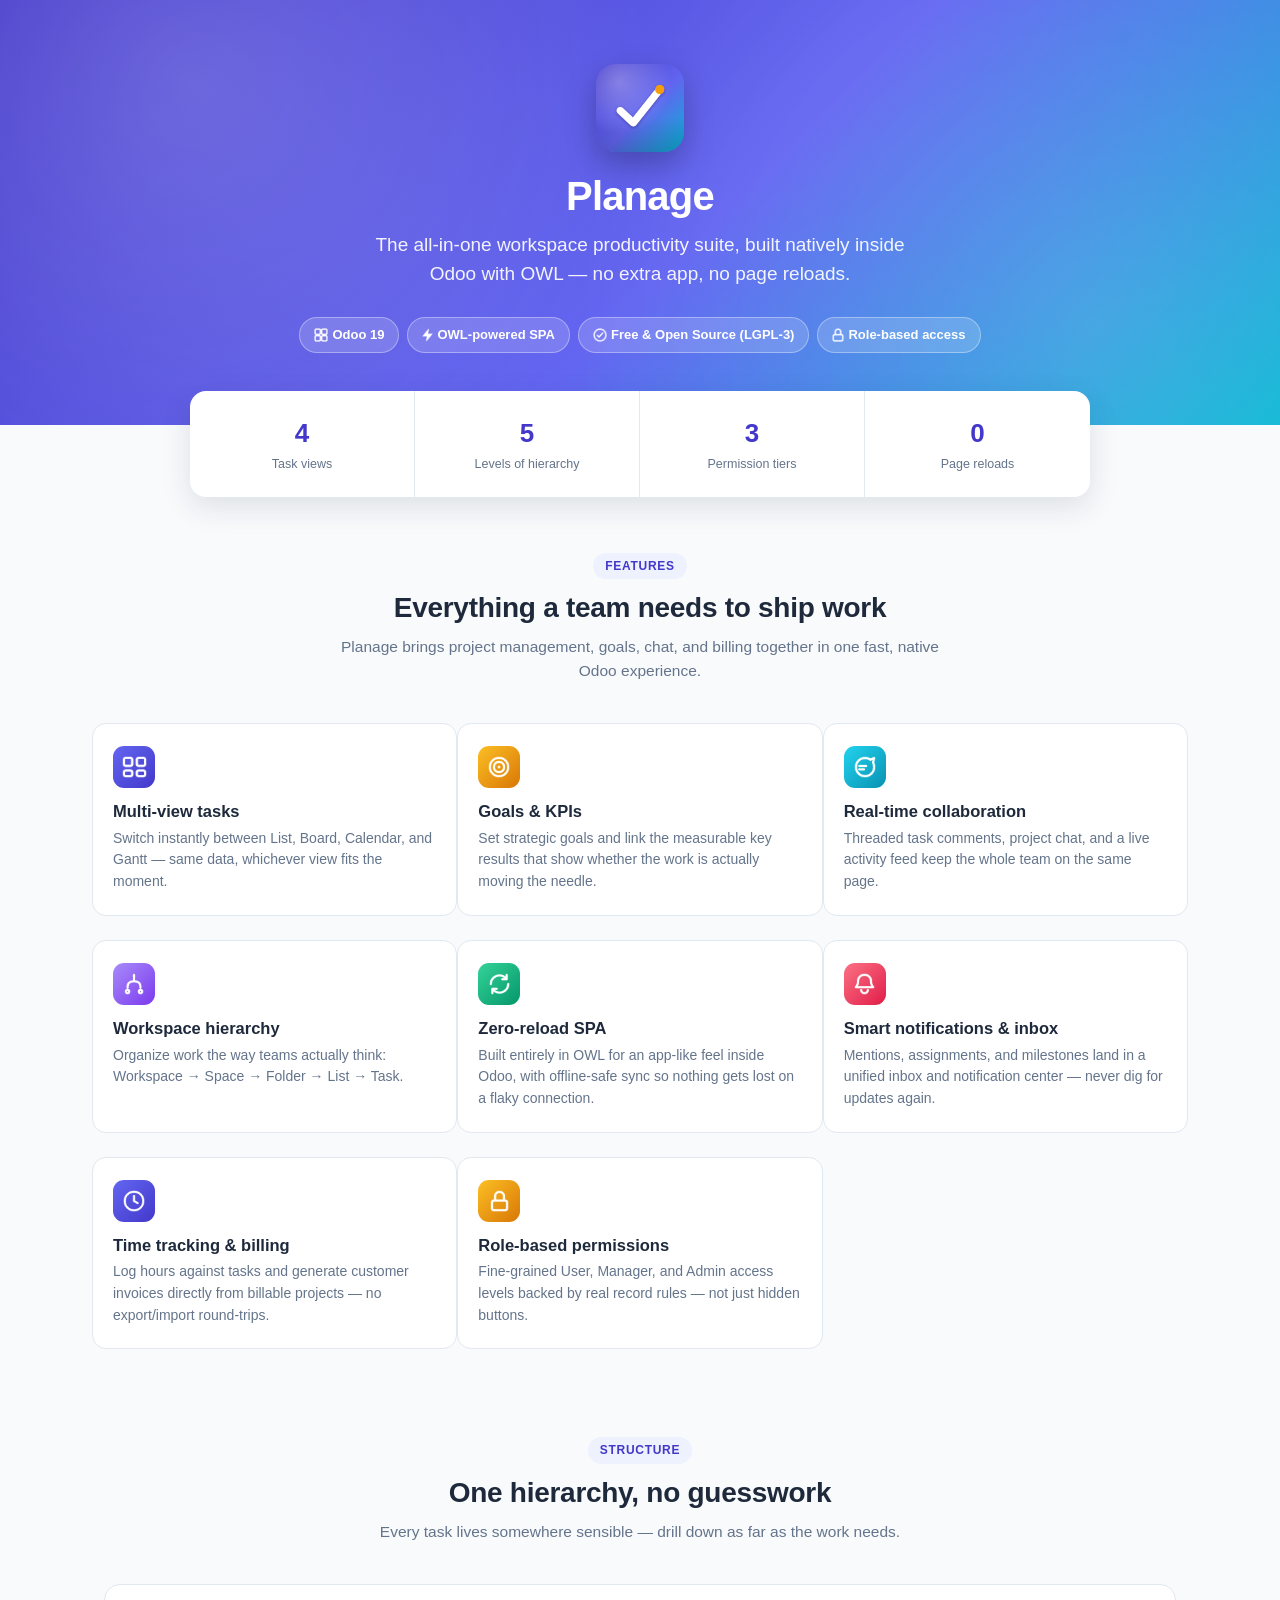
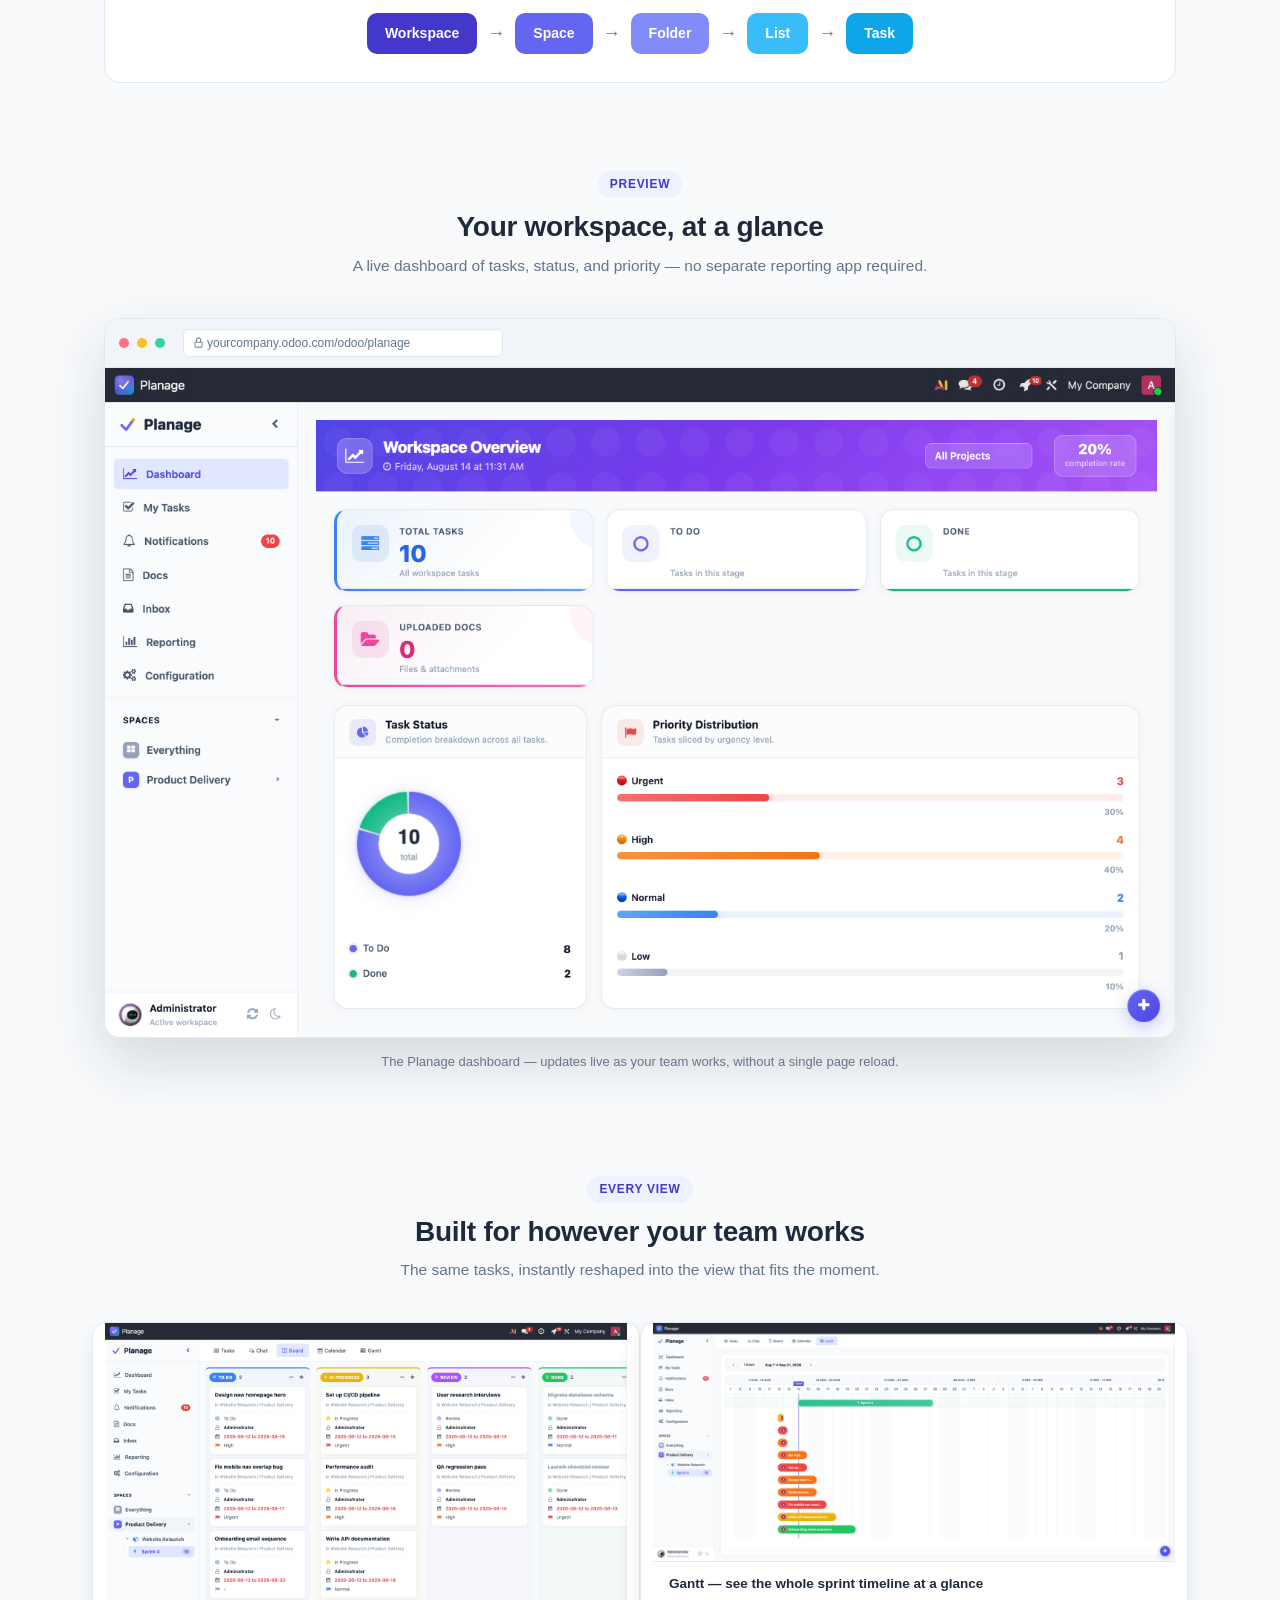
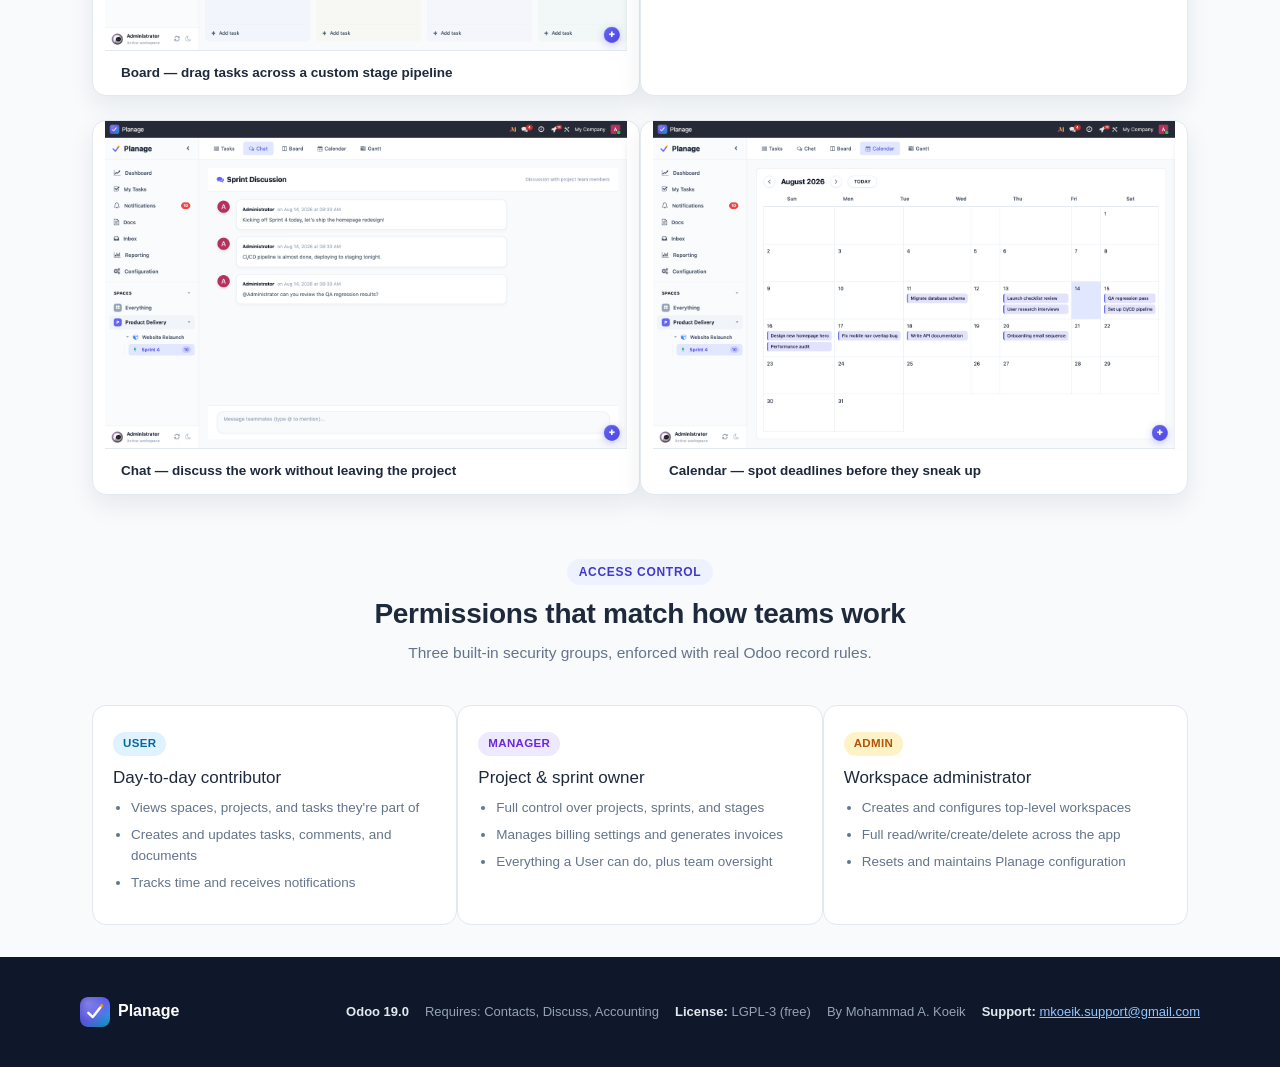
<file: planage/static/description/_preview_with_bootstrap.html>
<!doctype html><html><head><meta charset="utf-8">
<meta name="viewport" content="width=device-width, initial-scale=1">
<link href="https://cdn.jsdelivr.net/npm/bootstrap@5.3.3/dist/css/bootstrap.min.css" rel="stylesheet">
<title>Planage preview (Bootstrap-wrapped, NOT the submission file)</title>
</head><body><div style="font-family: -apple-system, BlinkMacSystemFont, 'Segoe UI', Roboto, Helvetica, Arial, sans-serif; color: #1e293b; background-color: #f8fafc; line-height: 1.55;">

<!-- HERO -->
<div style="background-image: radial-gradient(circle at 15% 20%, rgba(255,255,255,0.18) 0, transparent 40%), radial-gradient(circle at 85% 75%, rgba(255,255,255,0.14) 0, transparent 45%), linear-gradient(135deg, #4338ca 0%, #6366f1 55%, #06b6d4 100%); color: #ffffff; padding: 64px 24px 72px; text-align: center;">
  <div style="max-width: 780px; margin: 0 auto;">
    <img src="icon.png" alt="Planage logo" style="width: 88px; height: 88px; margin: 0 auto 20px; border-radius: 20px; box-shadow: 0 12px 30px rgba(0,0,0,0.25); display: block; max-width: 100%;"/>
    <h1 style="font-size: 40px; font-weight: 800; letter-spacing: -0.02em; margin: 0 0 10px; color: #ffffff;">Planage</h1>
    <p style="font-size: 19px; color: rgba(255,255,255,0.92); margin: 0 auto 28px; max-width: 560px; font-weight: 400;">The all-in-one workspace productivity suite, built natively inside Odoo with OWL &mdash; no extra app, no page reloads.</p>
    <div class="d-flex flex-wrap justify-content-center gap-2">
      <span class="d-inline-flex align-items-center gap-1" style="background-color: rgba(255,255,255,0.16); border: 1px solid rgba(255,255,255,0.35); color: #ffffff; font-size: 13px; font-weight: 600; padding: 7px 14px; border-radius: 999px; white-space: nowrap; box-sizing: border-box;"><img src="badge_icon_1.png" width="14" height="14" style="display:inline-block;vertical-align:middle;"/> Odoo 19</span>
      <span class="d-inline-flex align-items-center gap-1" style="background-color: rgba(255,255,255,0.16); border: 1px solid rgba(255,255,255,0.35); color: #ffffff; font-size: 13px; font-weight: 600; padding: 7px 14px; border-radius: 999px; white-space: nowrap; box-sizing: border-box;"><img src="badge_icon_2.png" width="11" height="14" style="display:inline-block;vertical-align:middle;"/> OWL-powered SPA</span>
      <span class="d-inline-flex align-items-center gap-1" style="background-color: rgba(255,255,255,0.16); border: 1px solid rgba(255,255,255,0.35); color: #ffffff; font-size: 13px; font-weight: 600; padding: 7px 14px; border-radius: 999px; white-space: nowrap; box-sizing: border-box;"><img src="badge_icon_3.png" width="14" height="14" style="display:inline-block;vertical-align:middle;"/> Free &amp; Open Source (LGPL-3)</span>
      <span class="d-inline-flex align-items-center gap-1" style="background-color: rgba(255,255,255,0.16); border: 1px solid rgba(255,255,255,0.35); color: #ffffff; font-size: 13px; font-weight: 600; padding: 7px 14px; border-radius: 999px; white-space: nowrap; box-sizing: border-box;"><img src="badge_icon_4.png" width="12" height="14" style="display:inline-block;vertical-align:middle;"/> Role-based access</span>
    </div>
  </div>
</div>

<div class="row g-0" style="max-width: 900px; margin: -34px auto 0; position: relative; background-color: #ffffff; border-radius: 16px; box-shadow: 0 10px 30px rgba(30, 41, 59, 0.12); overflow: hidden;">
  <div class="col-6 col-md-3" style="padding: 22px 12px; text-align: center; border-right: 1px solid #e2e8f0; box-sizing: border-box;"><div style="font-size: 26px; font-weight: 800; color: #4338ca;">4</div><div style="font-size: 12.5px; color: #64748b; margin-top: 2px;">Task views</div></div>
  <div class="col-6 col-md-3" style="padding: 22px 12px; text-align: center; border-right: 1px solid #e2e8f0; box-sizing: border-box;"><div style="font-size: 26px; font-weight: 800; color: #4338ca;">5</div><div style="font-size: 12.5px; color: #64748b; margin-top: 2px;">Levels of hierarchy</div></div>
  <div class="col-6 col-md-3" style="padding: 22px 12px; text-align: center; border-right: 1px solid #e2e8f0; box-sizing: border-box;"><div style="font-size: 26px; font-weight: 800; color: #4338ca;">3</div><div style="font-size: 12.5px; color: #64748b; margin-top: 2px;">Permission tiers</div></div>
  <div class="col-6 col-md-3" style="padding: 22px 12px; text-align: center; box-sizing: border-box;"><div style="font-size: 26px; font-weight: 800; color: #4338ca;">0</div><div style="font-size: 12.5px; color: #64748b; margin-top: 2px;">Page reloads</div></div>
</div>

<!-- FEATURES -->
<div style="padding: 56px 24px; max-width: 1120px; margin: 0 auto; box-sizing: border-box;">
  <div style="text-align: center; max-width: 640px; margin: 0 auto 40px;">
    <span style="display: inline-block; font-size: 12px; font-weight: 700; letter-spacing: 0.06em; text-transform: uppercase; color: #4338ca; background-color: #eef2ff; padding: 4px 12px; border-radius: 999px; margin-bottom: 12px;">Features</span>
    <h2 style="font-size: 28px; font-weight: 800; letter-spacing: -0.01em; margin: 0 0 10px;">Everything a team needs to ship work</h2>
    <p style="color: #64748b; font-size: 15.5px; margin: 0;">Planage brings project management, goals, chat, and billing together in one fast, native Odoo experience.</p>
  </div>
  <div class="row g-4">

    <div class="col-12 col-sm-6 col-lg-4" style="background-color: #ffffff; border: 1px solid #e2e8f0; border-radius: 14px; padding: 22px 20px; box-sizing: border-box;">
      <div class="d-flex align-items-center justify-content-center" style="width: 42px; height: 42px; border-radius: 11px; margin-bottom: 14px; color: #fff; background-image: linear-gradient(135deg, #6366f1, #4338ca);">
        <img src="badge_icon_5.png" width="25" height="22" style="display:inline-block;vertical-align:middle;"/>
      </div>
      <h3 style="font-size: 16.5px; font-weight: 700; margin: 0 0 6px;">Multi-view tasks</h3>
      <p style="font-size: 14px; color: #64748b; margin: 0;">Switch instantly between List, Board, Calendar, and Gantt &mdash; same data, whichever view fits the moment.</p>
    </div>

    <div class="col-12 col-sm-6 col-lg-4" style="background-color: #ffffff; border: 1px solid #e2e8f0; border-radius: 14px; padding: 22px 20px; box-sizing: border-box;">
      <div class="d-flex align-items-center justify-content-center" style="width: 42px; height: 42px; border-radius: 11px; margin-bottom: 14px; color: #fff; background-image: linear-gradient(135deg, #fbbf24, #d97706);">
        <img src="badge_icon_6.png" width="22" height="22" style="display:inline-block;vertical-align:middle;"/>
      </div>
      <h3 style="font-size: 16.5px; font-weight: 700; margin: 0 0 6px;">Goals &amp; KPIs</h3>
      <p style="font-size: 14px; color: #64748b; margin: 0;">Set strategic goals and link the measurable key results that show whether the work is actually moving the needle.</p>
    </div>

    <div class="col-12 col-sm-6 col-lg-4" style="background-color: #ffffff; border: 1px solid #e2e8f0; border-radius: 14px; padding: 22px 20px; box-sizing: border-box;">
      <div class="d-flex align-items-center justify-content-center" style="width: 42px; height: 42px; border-radius: 11px; margin-bottom: 14px; color: #fff; background-image: linear-gradient(135deg, #22d3ee, #0891b2);">
        <img src="badge_icon_7.png" width="22" height="22" style="display:inline-block;vertical-align:middle;"/>
      </div>
      <h3 style="font-size: 16.5px; font-weight: 700; margin: 0 0 6px;">Real-time collaboration</h3>
      <p style="font-size: 14px; color: #64748b; margin: 0;">Threaded task comments, project chat, and a live activity feed keep the whole team on the same page.</p>
    </div>

    <div class="col-12 col-sm-6 col-lg-4" style="background-color: #ffffff; border: 1px solid #e2e8f0; border-radius: 14px; padding: 22px 20px; box-sizing: border-box;">
      <div class="d-flex align-items-center justify-content-center" style="width: 42px; height: 42px; border-radius: 11px; margin-bottom: 14px; color: #fff; background-image: linear-gradient(135deg, #a78bfa, #7c3aed);">
        <img src="badge_icon_8.png" width="20" height="22" style="display:inline-block;vertical-align:middle;"/>
      </div>
      <h3 style="font-size: 16.5px; font-weight: 700; margin: 0 0 6px;">Workspace hierarchy</h3>
      <p style="font-size: 14px; color: #64748b; margin: 0;">Organize work the way teams actually think: Workspace &rarr; Space &rarr; Folder &rarr; List &rarr; Task.</p>
    </div>

    <div class="col-12 col-sm-6 col-lg-4" style="background-color: #ffffff; border: 1px solid #e2e8f0; border-radius: 14px; padding: 22px 20px; box-sizing: border-box;">
      <div class="d-flex align-items-center justify-content-center" style="width: 42px; height: 42px; border-radius: 11px; margin-bottom: 14px; color: #fff; background-image: linear-gradient(135deg, #34d399, #059669);">
        <img src="badge_icon_9.png" width="21" height="22" style="display:inline-block;vertical-align:middle;"/>
      </div>
      <h3 style="font-size: 16.5px; font-weight: 700; margin: 0 0 6px;">Zero-reload SPA</h3>
      <p style="font-size: 14px; color: #64748b; margin: 0;">Built entirely in OWL for an app-like feel inside Odoo, with offline-safe sync so nothing gets lost on a flaky connection.</p>
    </div>

    <div class="col-12 col-sm-6 col-lg-4" style="background-color: #ffffff; border: 1px solid #e2e8f0; border-radius: 14px; padding: 22px 20px; box-sizing: border-box;">
      <div class="d-flex align-items-center justify-content-center" style="width: 42px; height: 42px; border-radius: 11px; margin-bottom: 14px; color: #fff; background-image: linear-gradient(135deg, #fb7185, #e11d48);">
        <img src="badge_icon_10.png" width="21" height="22" style="display:inline-block;vertical-align:middle;"/>
      </div>
      <h3 style="font-size: 16.5px; font-weight: 700; margin: 0 0 6px;">Smart notifications &amp; inbox</h3>
      <p style="font-size: 14px; color: #64748b; margin: 0;">Mentions, assignments, and milestones land in a unified inbox and notification center &mdash; never dig for updates again.</p>
    </div>

    <div class="col-12 col-sm-6 col-lg-4" style="background-color: #ffffff; border: 1px solid #e2e8f0; border-radius: 14px; padding: 22px 20px; box-sizing: border-box;">
      <div class="d-flex align-items-center justify-content-center" style="width: 42px; height: 42px; border-radius: 11px; margin-bottom: 14px; color: #fff; background-image: linear-gradient(135deg, #6366f1, #4338ca);">
        <img src="badge_icon_11.png" width="22" height="22" style="display:inline-block;vertical-align:middle;"/>
      </div>
      <h3 style="font-size: 16.5px; font-weight: 700; margin: 0 0 6px;">Time tracking &amp; billing</h3>
      <p style="font-size: 14px; color: #64748b; margin: 0;">Log hours against tasks and generate customer invoices directly from billable projects &mdash; no export/import round-trips.</p>
    </div>

    <div class="col-12 col-sm-6 col-lg-4" style="background-color: #ffffff; border: 1px solid #e2e8f0; border-radius: 14px; padding: 22px 20px; box-sizing: border-box;">
      <div class="d-flex align-items-center justify-content-center" style="width: 42px; height: 42px; border-radius: 11px; margin-bottom: 14px; color: #fff; background-image: linear-gradient(135deg, #fbbf24, #d97706);">
        <img src="badge_icon_12.png" width="19" height="22" style="display:inline-block;vertical-align:middle;"/>
      </div>
      <h3 style="font-size: 16.5px; font-weight: 700; margin: 0 0 6px;">Role-based permissions</h3>
      <p style="font-size: 14px; color: #64748b; margin: 0;">Fine-grained User, Manager, and Admin access levels backed by real record rules &mdash; not just hidden buttons.</p>
    </div>

  </div>
</div>

<!-- HIERARCHY -->
<div style="padding: 32px 24px; max-width: 1120px; margin: 0 auto; box-sizing: border-box;">
  <div style="text-align: center; max-width: 640px; margin: 0 auto 40px;">
    <span style="display: inline-block; font-size: 12px; font-weight: 700; letter-spacing: 0.06em; text-transform: uppercase; color: #4338ca; background-color: #eef2ff; padding: 4px 12px; border-radius: 999px; margin-bottom: 12px;">Structure</span>
    <h2 style="font-size: 28px; font-weight: 800; letter-spacing: -0.01em; margin: 0 0 10px;">One hierarchy, no guesswork</h2>
    <p style="color: #64748b; font-size: 15.5px; margin: 0;">Every task lives somewhere sensible &mdash; drill down as far as the work needs.</p>
  </div>
  <div class="d-flex flex-wrap align-items-center justify-content-center gap-2" style="padding: 28px 20px; background-color: #ffffff; border: 1px solid #e2e8f0; border-radius: 16px; box-sizing: border-box;">
    <span style="padding: 10px 18px; border-radius: 10px; font-weight: 700; font-size: 14px; color: #fff; background-color: #4338ca;">Workspace</span>
    <span style="color: #64748b; font-size: 18px; padding: 0 2px;">&rarr;</span>
    <span style="padding: 10px 18px; border-radius: 10px; font-weight: 700; font-size: 14px; color: #fff; background-color: #6366f1;">Space</span>
    <span style="color: #64748b; font-size: 18px; padding: 0 2px;">&rarr;</span>
    <span style="padding: 10px 18px; border-radius: 10px; font-weight: 700; font-size: 14px; color: #fff; background-color: #818cf8;">Folder</span>
    <span style="color: #64748b; font-size: 18px; padding: 0 2px;">&rarr;</span>
    <span style="padding: 10px 18px; border-radius: 10px; font-weight: 700; font-size: 14px; color: #fff; background-color: #38bdf8;">List</span>
    <span style="color: #64748b; font-size: 18px; padding: 0 2px;">&rarr;</span>
    <span style="padding: 10px 18px; border-radius: 10px; font-weight: 700; font-size: 14px; color: #fff; background-color: #0ea5e9;">Task</span>
  </div>
</div>

<!-- MOCKUP PREVIEW -->
<div style="padding: 56px 24px; max-width: 1120px; margin: 0 auto; box-sizing: border-box;">
  <div style="text-align: center; max-width: 640px; margin: 0 auto 40px;">
    <span style="display: inline-block; font-size: 12px; font-weight: 700; letter-spacing: 0.06em; text-transform: uppercase; color: #4338ca; background-color: #eef2ff; padding: 4px 12px; border-radius: 999px; margin-bottom: 12px;">Preview</span>
    <h2 style="font-size: 28px; font-weight: 800; letter-spacing: -0.01em; margin: 0 0 10px;">Your workspace, at a glance</h2>
    <p style="color: #64748b; font-size: 15.5px; margin: 0;">A live dashboard of tasks, status, and priority &mdash; no separate reporting app required.</p>
  </div>
  <div style="background-color: #ffffff; border-radius: 16px; box-shadow: 0 24px 60px rgba(30,41,59,0.16); border: 1px solid #e2e8f0; overflow: hidden;">
    <div class="d-flex align-items-center gap-2" style="padding: 10px 14px; background-color: #f1f5f9; border-bottom: 1px solid #e2e8f0; box-sizing: border-box;">
      <span style="width: 10px; height: 10px; border-radius: 50%; background-color: #fb7185; display: inline-block;"></span>
      <span style="width: 10px; height: 10px; border-radius: 50%; background-color: #fbbf24; display: inline-block;"></span>
      <span style="width: 10px; height: 10px; border-radius: 50%; background-color: #34d399; display: inline-block;"></span>
      <div class="d-flex align-items-center gap-1" style="margin-left: 10px; background-color: #fff; border: 1px solid #e2e8f0; border-radius: 6px; padding: 4px 10px; font-size: 12px; color: #64748b; flex: 1; max-width: 320px; box-sizing: border-box;"><img src="badge_icon_13.png" width="9" height="11" style="display:inline-block;vertical-align:middle;"/> yourcompany.odoo.com/odoo/planage</div>
    </div>
    <img src="planage.png" alt="Planage workspace dashboard showing task totals, status breakdown, and priority distribution" loading="lazy" style="width: 100%; display: block; max-width: 100%;"/>
  </div>
  <p style="text-align: center; font-size: 13px; color: #64748b; margin-top: 14px;">The Planage dashboard &mdash; updates live as your team works, without a single page reload.</p>
</div>

<!-- SCREENSHOT GALLERY -->
<div style="padding: 32px 24px; max-width: 1120px; margin: 0 auto; box-sizing: border-box;">
  <div style="text-align: center; max-width: 640px; margin: 0 auto 40px;">
    <span style="display: inline-block; font-size: 12px; font-weight: 700; letter-spacing: 0.06em; text-transform: uppercase; color: #4338ca; background-color: #eef2ff; padding: 4px 12px; border-radius: 999px; margin-bottom: 12px;">Every view</span>
    <h2 style="font-size: 28px; font-weight: 800; letter-spacing: -0.01em; margin: 0 0 10px;">Built for however your team works</h2>
    <p style="color: #64748b; font-size: 15.5px; margin: 0;">The same tasks, instantly reshaped into the view that fits the moment.</p>
  </div>
  <div class="row g-4">
    <div class="col-12 col-md-6" style="background-color: #ffffff; border: 1px solid #e2e8f0; border-radius: 14px; overflow: hidden; box-shadow: 0 10px 24px rgba(30,41,59,0.08);">
      <img src="screenshot_board.png" alt="Planage Board view showing tasks grouped by stage in a kanban layout" loading="lazy" style="width: 100%; display: block; max-width: 100%;"/>
      <div style="padding: 12px 16px; font-size: 13.5px; font-weight: 700; color: #1e293b; border-top: 1px solid #e2e8f0; box-sizing: border-box;">Board &mdash; drag tasks across a custom stage pipeline</div>
    </div>
    <div class="col-12 col-md-6" style="background-color: #ffffff; border: 1px solid #e2e8f0; border-radius: 14px; overflow: hidden; box-shadow: 0 10px 24px rgba(30,41,59,0.08);">
      <img src="screenshot_gantt.png" alt="Planage Gantt view showing task timelines against a sprint schedule" loading="lazy" style="width: 100%; display: block; max-width: 100%;"/>
      <div style="padding: 12px 16px; font-size: 13.5px; font-weight: 700; color: #1e293b; border-top: 1px solid #e2e8f0; box-sizing: border-box;">Gantt &mdash; see the whole sprint timeline at a glance</div>
    </div>
    <div class="col-12 col-md-6" style="background-color: #ffffff; border: 1px solid #e2e8f0; border-radius: 14px; overflow: hidden; box-shadow: 0 10px 24px rgba(30,41,59,0.08);">
      <img src="screenshot_chat.png" alt="Planage project Chat view showing a team discussion thread" loading="lazy" style="width: 100%; display: block; max-width: 100%;"/>
      <div style="padding: 12px 16px; font-size: 13.5px; font-weight: 700; color: #1e293b; border-top: 1px solid #e2e8f0; box-sizing: border-box;">Chat &mdash; discuss the work without leaving the project</div>
    </div>
    <div class="col-12 col-md-6" style="background-color: #ffffff; border: 1px solid #e2e8f0; border-radius: 14px; overflow: hidden; box-shadow: 0 10px 24px rgba(30,41,59,0.08);">
      <img src="screenshot_calendar.png" alt="Planage Calendar view showing tasks placed on their due dates" loading="lazy" style="width: 100%; display: block; max-width: 100%;"/>
      <div style="padding: 12px 16px; font-size: 13.5px; font-weight: 700; color: #1e293b; border-top: 1px solid #e2e8f0; box-sizing: border-box;">Calendar &mdash; spot deadlines before they sneak up</div>
    </div>
  </div>
</div>

<!-- ROLES -->
<div style="padding: 32px 24px; max-width: 1120px; margin: 0 auto; box-sizing: border-box;">
  <div style="text-align: center; max-width: 640px; margin: 0 auto 40px;">
    <span style="display: inline-block; font-size: 12px; font-weight: 700; letter-spacing: 0.06em; text-transform: uppercase; color: #4338ca; background-color: #eef2ff; padding: 4px 12px; border-radius: 999px; margin-bottom: 12px;">Access control</span>
    <h2 style="font-size: 28px; font-weight: 800; letter-spacing: -0.01em; margin: 0 0 10px;">Permissions that match how teams work</h2>
    <p style="color: #64748b; font-size: 15.5px; margin: 0;">Three built-in security groups, enforced with real Odoo record rules.</p>
  </div>
  <div class="row g-4">
    <div class="col-12 col-md-4" style="background-color: #ffffff; border: 1px solid #e2e8f0; border-radius: 14px; padding: 24px 20px; box-sizing: border-box;">
      <span style="display: inline-block; font-size: 11.5px; font-weight: 700; padding: 3px 10px; border-radius: 999px; margin-bottom: 12px; letter-spacing: 0.03em; text-transform: uppercase; background-color: #e0f2fe; color: #0369a1;">User</span>
      <h3 style="font-size: 17px; margin: 0 0 10px;">Day-to-day contributor</h3>
      <ul style="margin: 0; padding-left: 18px; color: #64748b; font-size: 13.5px;">
        <li style="margin-bottom: 6px;">Views spaces, projects, and tasks they're part of</li>
        <li style="margin-bottom: 6px;">Creates and updates tasks, comments, and documents</li>
        <li style="margin-bottom: 6px;">Tracks time and receives notifications</li>
      </ul>
    </div>
    <div class="col-12 col-md-4" style="background-color: #ffffff; border: 1px solid #e2e8f0; border-radius: 14px; padding: 24px 20px; box-sizing: border-box;">
      <span style="display: inline-block; font-size: 11.5px; font-weight: 700; padding: 3px 10px; border-radius: 999px; margin-bottom: 12px; letter-spacing: 0.03em; text-transform: uppercase; background-color: #ede9fe; color: #6d28d9;">Manager</span>
      <h3 style="font-size: 17px; margin: 0 0 10px;">Project &amp; sprint owner</h3>
      <ul style="margin: 0; padding-left: 18px; color: #64748b; font-size: 13.5px;">
        <li style="margin-bottom: 6px;">Full control over projects, sprints, and stages</li>
        <li style="margin-bottom: 6px;">Manages billing settings and generates invoices</li>
        <li style="margin-bottom: 6px;">Everything a User can do, plus team oversight</li>
      </ul>
    </div>
    <div class="col-12 col-md-4" style="background-color: #ffffff; border: 1px solid #e2e8f0; border-radius: 14px; padding: 24px 20px; box-sizing: border-box;">
      <span style="display: inline-block; font-size: 11.5px; font-weight: 700; padding: 3px 10px; border-radius: 999px; margin-bottom: 12px; letter-spacing: 0.03em; text-transform: uppercase; background-color: #fef3c7; color: #b45309;">Admin</span>
      <h3 style="font-size: 17px; margin: 0 0 10px;">Workspace administrator</h3>
      <ul style="margin: 0; padding-left: 18px; color: #64748b; font-size: 13.5px;">
        <li style="margin-bottom: 6px;">Creates and configures top-level workspaces</li>
        <li style="margin-bottom: 6px;">Full read/write/create/delete across the app</li>
        <li style="margin-bottom: 6px;">Resets and maintains Planage configuration</li>
      </ul>
    </div>
  </div>
</div>

<!-- FOOTER -->
<div style="background-color: #0f172a; color: #cbd5e1; padding: 40px 24px; box-sizing: border-box;">
  <div class="d-flex flex-wrap justify-content-between align-items-center gap-3" style="max-width: 1120px; margin: 0 auto;">
    <div class="d-flex align-items-center gap-2" style="font-weight: 700; color: #fff;">
      <img src="icon.png" alt="Planage" style="width: 30px; height: 30px; border-radius: 8px; display: block;"/>
      Planage
    </div>
    <div class="d-flex flex-wrap gap-3" style="font-size: 13px; color: #94a3b8;">
      <span><strong style="color: #e2e8f0;">Odoo 19.0</strong></span>
      <span>Requires: Contacts, Discuss, Accounting</span>
      <span><strong style="color: #e2e8f0;">License:</strong> LGPL-3 (free)</span>
      <span>By Mohammad A. Koeik</span>
      <span><strong style="color: #e2e8f0;">Support:</strong> <a href="mailto:mkoeik.support@gmail.com" style="color: #93c5fd; text-decoration: underline;">mkoeik.support@gmail.com</a></span>
    </div>
  </div>
</div>

</div>
</body></html>
</file>
